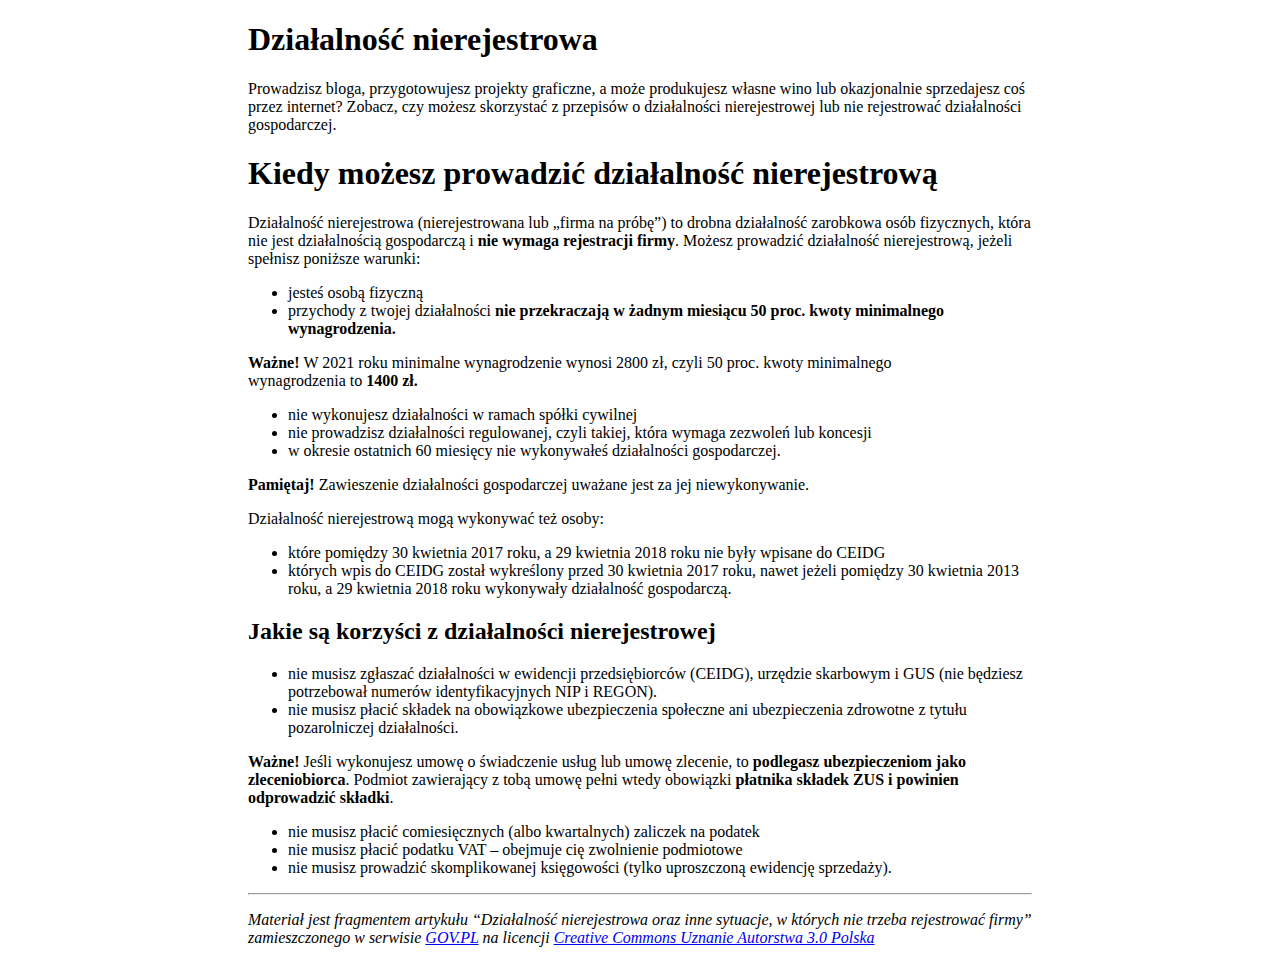
<file: index.html>
<!DOCTYPE html>
<html lang="en">
<head>
<title>Page Title</title>
  <meta name="viewport" content="width=device-width, initial-scale=1">
  <link rel="apple-touch-icon" href="/fox-icon.png">
  <link rel="manifest" href="/manifest.json"> 
  <meta name="theme-color" content="#317EFB"/>
  <meta name="description" content="Test pwa site">
  
  <style>
    html {
      max-width: 800px;
      margin: auto;
    }
  </style>
</head>
<body>

<h1>Działalność nierejestrowa</h1>
<p>Prowadzisz bloga, przygotowujesz projekty graficzne, a może produkujesz własne wino lub okazjonalnie sprzedajesz coś przez internet? Zobacz, czy możesz skorzystać z przepisów o działalności nierejestrowej lub nie rejestrować działalności gospodarczej.</p>
<h1><strong>Kiedy możesz prowadzić działalność nierejestrową</strong></h1>
<p>Działalność nierejestrowa (nierejestrowana lub „firma na próbę”) to drobna działalność zarobkowa osób fizycznych, która nie jest działalnością gospodarczą i <strong>nie wymaga rejestracji firmy</strong>. Możesz prowadzić działalność nierejestrową, jeżeli spełnisz poniższe warunki:</p>
<ul>
<li>jesteś osobą fizyczną</li>
<li>przychody z twojej działalności <strong>nie przekraczają w żadnym miesiącu 50 proc. kwoty minimalnego wynagrodzenia.</strong></li>
</ul>
<p><strong>Ważne!</strong> W 2021 roku minimalne wynagrodzenie wynosi 2800 zł, czyli 50 proc. kwoty minimalnego wynagrodzenia to <strong>1400 zł.</strong></p>
<ul>
<li>nie wykonujesz działalności w ramach spółki cywilnej</li>
<li>nie prowadzisz działalności regulowanej, czyli takiej, która wymaga zezwoleń lub koncesji</li>
<li>w okresie ostatnich 60 miesięcy nie wykonywałeś działalności gospodarczej.</li>
</ul>
<p><strong>Pamiętaj!</strong> Zawieszenie działalności gospodarczej uważane jest za jej niewykonywanie.</p>
<p>Działalność nierejestrową mogą wykonywać też osoby:</p>
<ul>
<li>które pomiędzy 30 kwietnia 2017 roku, a 29 kwietnia 2018 roku nie były wpisane do CEIDG</li>
<li>których wpis do CEIDG został wykreślony przed 30 kwietnia 2017 roku, nawet jeżeli pomiędzy 30 kwietnia 2013 roku, a 29 kwietnia 2018 roku wykonywały działalność gospodarczą.</li>
</ul>
<h2><strong>Jakie są korzyści z działalności nierejestrowej</strong></h2>
<ul>
<li>nie musisz zgłaszać działalności w ewidencji przedsiębiorców (CEIDG), urzędzie skarbowym i GUS (nie będziesz potrzebował numerów identyfikacyjnych NIP i REGON).</li>
<li>nie musisz płacić składek na obowiązkowe ubezpieczenia społeczne ani ubezpieczenia zdrowotne z tytułu pozarolniczej działalności.</li>
</ul>
<p><strong>Ważne!</strong> Jeśli wykonujesz umowę o świadczenie usług lub umowę zlecenie, to <strong>podlegasz ubezpieczeniom jako zleceniobiorca</strong>. Podmiot zawierający z tobą umowę pełni wtedy obowiązki <strong>płatnika składek ZUS i powinien odprowadzić składki</strong>.</p>
<ul>
<li>nie musisz płacić comiesięcznych (albo kwartalnych) zaliczek na podatek</li>
<li>nie musisz płacić podatku VAT – obejmuje cię zwolnienie podmiotowe</li>
<li>nie musisz prowadzić skomplikowanej księgowości (tylko uproszczoną ewidencję sprzedaży).</li>
</ul>
<hr />
<p><em>Materiał jest fragmentem artykułu “Działalność nierejestrowa oraz inne sytuacje, w których nie trzeba rejestrować firmy” zamieszczonego w serwisie <a href="http://gov.pl/">GOV.PL</a> na licencji <a href="https://creativecommons.org/licenses/by/3.0/pl/">Creative Commons Uznanie Autorstwa 3.0 Polska</a></em></p>

  
  <!-- <button id="btn">klik</button> -->

  <script>
  window.onload = () => {
  'use strict';

  //var button = document.getElementById('btn');
    
    
  //button.addEventListener('click', function() {
  if ('serviceWorker' in navigator) {
    navigator.serviceWorker.register('/sw.js'); }
  //})
                      
}
</script>
</body>
</html>
</file>
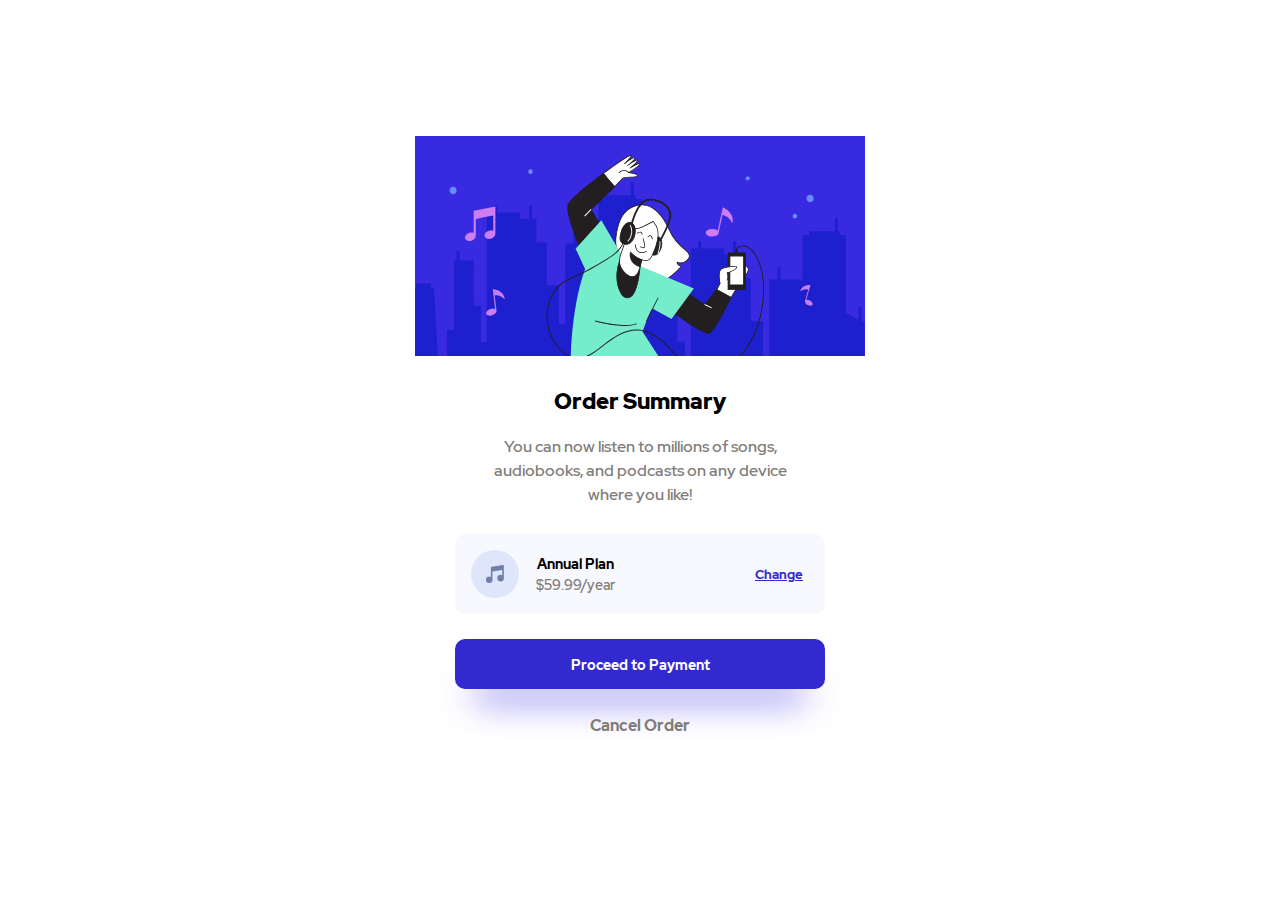
<file: karta-podsumowania-zamowienia/index.html>
<!DOCTYPE html>
<html lang="en">
<head>
  <meta charset="UTF-8">
  <meta name="viewport" content="width=device-width, initial-scale=1.0"> <!-- displays site properly based on user's device -->

  <link rel="icon" type="image/png" sizes="32x32" href="./images/favicon-32x32.png">
  <link rel="stylesheet" href="style.css">
  <title>Frontend Mentor | Order summary card</title>
  
</head>
<body>
  <article
      class="os-card"
  >

  <img class="os-card__img" src="images/illustration-hero.svg">

  <h1
      class="os-card__title"
  >
        Order Summary
  </h1>

  <section 
      class="os-card__content-inner"
  >
  <p
      class="os-card__desc"
  >
        You can now listen to millions of songs, audiobooks, and podcasts on any device where you like!
  </p>

</section> 

<section class="os-card__margin-inner">
  <p 
      class="os-card__plan-inner"
  >
  <span
      class="os-card__price-inner"
  >
    <strong
      class="os-card__plan"
    >
        Annual Plan
    </strong>
    <span
      class="os-card__price"
    >
        $59.99/year
    </span>
  </span>  

  <button
      class="os-card__btn--change"
  >
    <a href="">
        Change
    </a>
  </button>
</p>


  <button
      class="os-card__btn--buy"
  >
    <a href="">
        Proceed to Payment
    </a>
  </button>

  <button
      class="os-card__btn--cancel"
  >
    <a href="">
        Cancel Order
    </a>
  </button>
</section>
</article>  
</body>
</html>
</file>
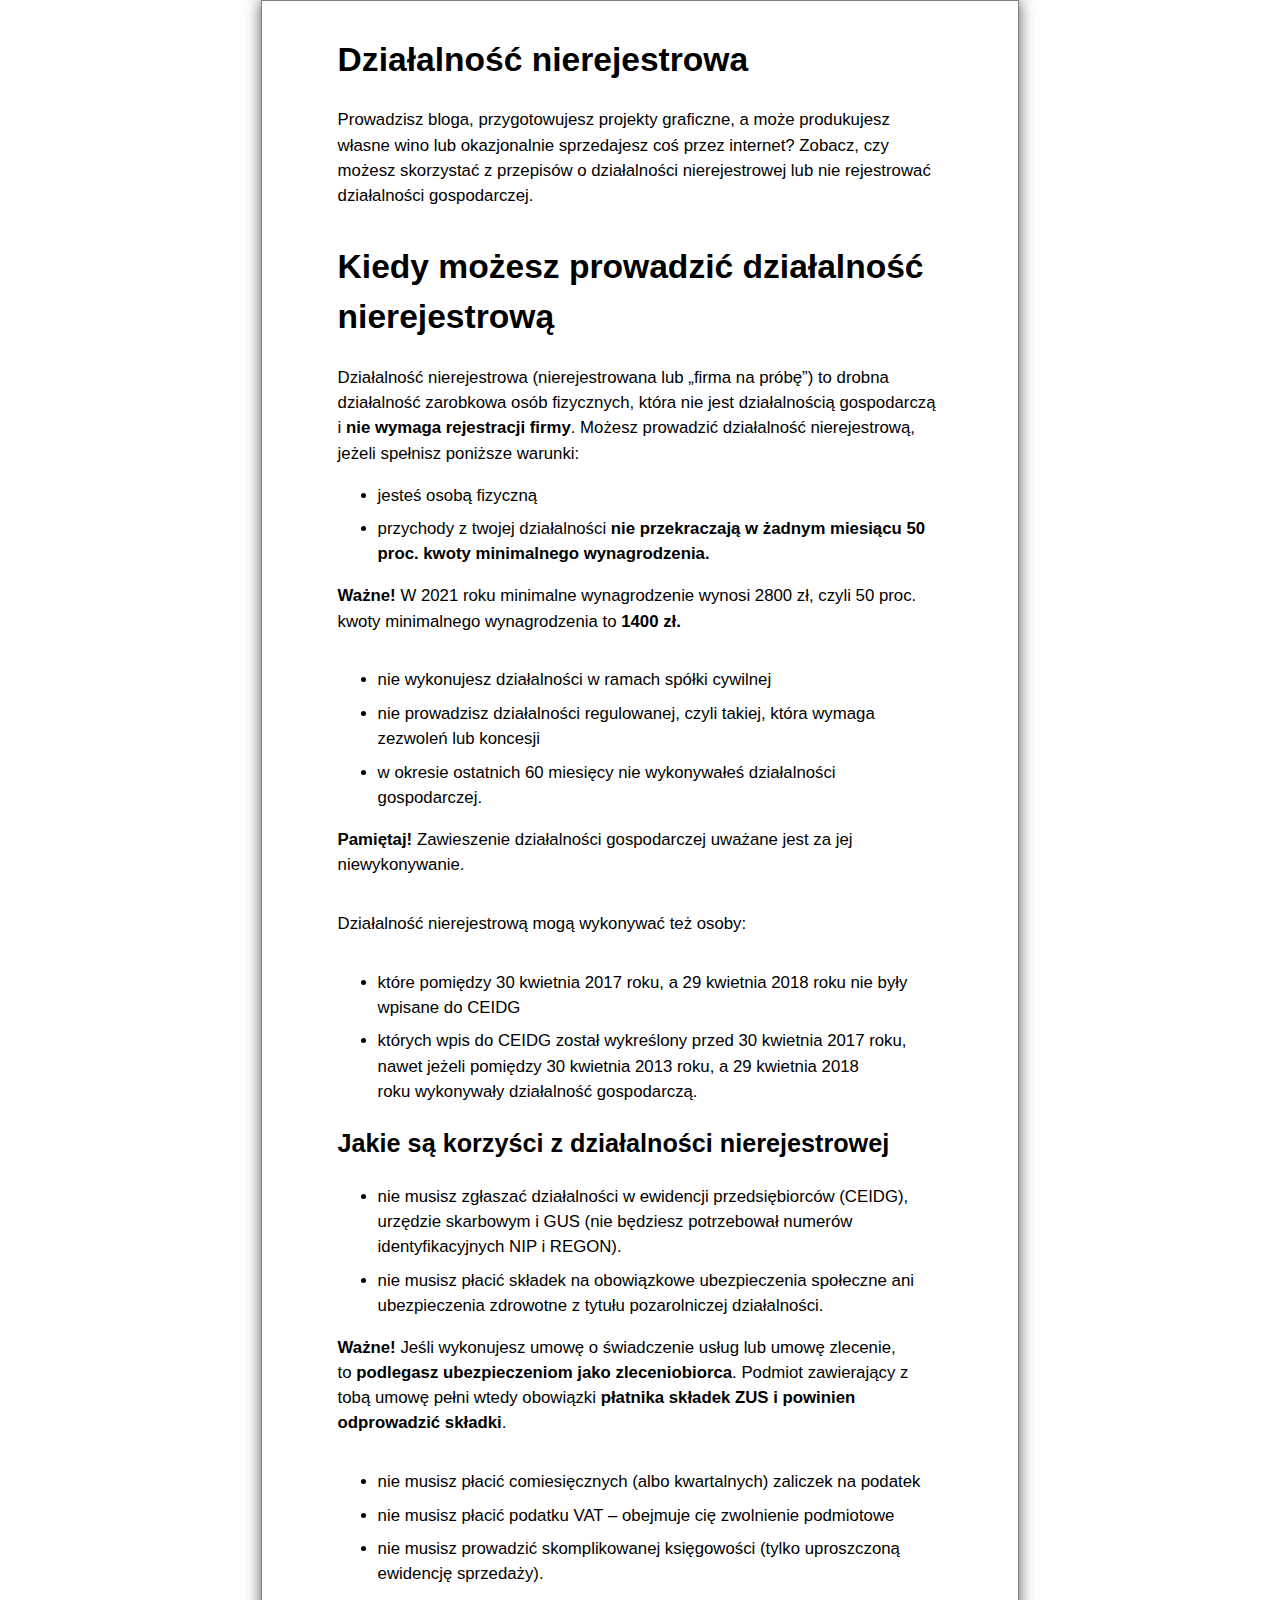
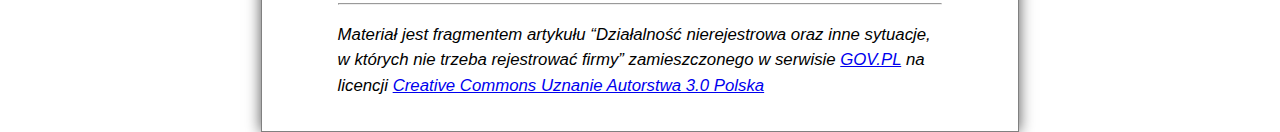
<file: test-pwa/index.html>
<!DOCTYPE html>
<html lang="en">
<head>
<title>Page Title</title>
  <meta name="viewport" content="width=device-width, initial-scale=1">
  <link rel="apple-touch-icon" href="/test-pwa/fox-icon.png">
  <link rel="manifest" href="/test-pwa/manifest.json"> 
  <link rel="canonical" href="https://lajmonka.github.io/test-pwa/" />
  <meta name="theme-color" content="#317EFB"/>
  <meta name="description" content="Test pwa site">
  
  <style>
    .label-list {
            margin-bottom: 0;
        }

        li {
            margin-bottom: 0.5em;
        }

        p {
        margin-bottom: 2em;
        line-height: 1.5;
        }

        body {
            max-width: 45em;
            border: 1px solid gray;
            margin: auto;
            font-size: 1.05em;
            -webkit-box-shadow: 0px 0px 14px 0px rgba(0,0,0,0.67); 
            box-shadow: 0px 0px 14px 0px rgba(0,0,0,0.67);
        }
        
        div {
            margin: 2em auto;
            max-width: 36em;
            margin-bottom: 2em;
            line-height: 1.5;
            font-family: Helvetica, "Arial Unicode MS", sans-serif;
        }
  </style>
</head>
<body>

<div>
<h1>Działalność nierejestrowa</h1>
<p>Prowadzisz bloga, przygotowujesz projekty graficzne, a może produkujesz własne wino lub okazjonalnie sprzedajesz coś przez internet? Zobacz, czy możesz skorzystać z przepisów o działalności nierejestrowej lub nie rejestrować działalności gospodarczej.</p>
<h1><strong>Kiedy możesz prowadzić działalność nierejestrową</strong></h1>
<p class="label-list">Działalność nierejestrowa (nierejestrowana lub „firma na próbę”) to drobna działalność zarobkowa osób fizycznych, która nie jest działalnością gospodarczą i <strong>nie wymaga rejestracji firmy</strong>. Możesz prowadzić działalność nierejestrową, jeżeli spełnisz poniższe warunki:</p>
<ul>
<li>jesteś osobą fizyczną</li>
<li>przychody z twojej działalności <strong>nie przekraczają w żadnym miesiącu 50 proc. kwoty minimalnego wynagrodzenia.</strong></li>
</ul>
<p><strong>Ważne!</strong> W 2021 roku minimalne wynagrodzenie wynosi 2800 zł, czyli 50 proc. kwoty minimalnego wynagrodzenia to <strong>1400 zł.</strong></p>
<ul>
<li>nie wykonujesz działalności w ramach spółki cywilnej</li>
<li>nie prowadzisz działalności regulowanej, czyli takiej, która wymaga zezwoleń lub koncesji</li>
<li>w okresie ostatnich 60 miesięcy nie wykonywałeś działalności gospodarczej.</li>
</ul>
<p><strong>Pamiętaj!</strong> Zawieszenie działalności gospodarczej uważane jest za jej niewykonywanie.</p>
<p>Działalność nierejestrową mogą wykonywać też osoby:</p>
<ul>
<li>które pomiędzy 30 kwietnia 2017 roku, a 29 kwietnia 2018 roku nie były wpisane do CEIDG</li>
<li>których wpis do CEIDG został wykreślony przed 30 kwietnia 2017 roku, nawet jeżeli pomiędzy 30 kwietnia 2013 roku, a 29 kwietnia 2018 roku wykonywały działalność gospodarczą.</li>
</ul>
<h2><strong>Jakie są korzyści z działalności nierejestrowej</strong></h2>
<ul>
<li>nie musisz zgłaszać działalności w ewidencji przedsiębiorców (CEIDG), urzędzie skarbowym i GUS (nie będziesz potrzebował numerów identyfikacyjnych NIP i REGON).</li>
<li>nie musisz płacić składek na obowiązkowe ubezpieczenia społeczne ani ubezpieczenia zdrowotne z tytułu pozarolniczej działalności.</li>
</ul>
<p><strong>Ważne!</strong> Jeśli wykonujesz umowę o świadczenie usług lub umowę zlecenie, to <strong>podlegasz ubezpieczeniom jako zleceniobiorca</strong>. Podmiot zawierający z tobą umowę pełni wtedy obowiązki <strong>płatnika składek ZUS i powinien odprowadzić składki</strong>.</p>
<ul>
<li>nie musisz płacić comiesięcznych (albo kwartalnych) zaliczek na podatek</li>
<li>nie musisz płacić podatku VAT – obejmuje cię zwolnienie podmiotowe</li>
<li>nie musisz prowadzić skomplikowanej księgowości (tylko uproszczoną ewidencję sprzedaży).</li>
</ul>
<hr />
<p><em>Materiał jest fragmentem artykułu “Działalność nierejestrowa oraz inne sytuacje, w których nie trzeba rejestrować firmy” zamieszczonego w serwisie <a href="http://gov.pl/">GOV.PL</a> na licencji <a href="https://creativecommons.org/licenses/by/3.0/pl/">Creative Commons Uznanie Autorstwa 3.0 Polska</a></em></p>
</div>
  
  <!-- <button id="btn">klik</button> -->

  <script>
  window.onload = () => {
  'use strict';

  //var button = document.getElementById('btn');
    
    
  //button.addEventListener('click', function() {
  if ('serviceWorker' in navigator) {
    navigator.serviceWorker.register('/test-pwa/sw.js', {scope: '/test-pwa/'}); 
  }
  //})
                      
}
</script>
</body>
</html>
</file>
<file: karta-podsumowania-zamowienia/style.css>
@font-face {
    font-family: "RedHatM";
    src: url("font/RedHatDisplay-Medium.ttf") format("truetype");
  }

@font-face {
    font-family: "RedHatBl";
    src: url("font/RedHatDisplay-Bold.ttf") format("truetype");
  }

@font-face {
    font-family: "RedHatB";
    src: url("font/RedHatDisplay-Black.ttf") format("truetype");
  }


/*
*rwd
*/
@media (max-width: 449px) {
    .os-card {
        width: 375px;
    }
    .os-card__img {
        max-width: 450px;
    }
 }

@media (min-width: 450px) {
    .os-card {
        width: 450px;
    }
 }

 .os-card {
  text-align: center;
  margin: auto;
    
} 

body {
    font-family: "RedHatM";
    line-height: 1.5;
    display: flex;
    align-items: center;
    justify-content: center;
    height: 100vh;
    
}

body,
article,
h1,
p {
    margin: 0;
}

.os-card__btn--buy a, 
.os-card__btn--cancel a {
    text-decoration: none;
    color: #807C79;
}

.os-card__btn--change a {
    color: #322ACF;
}

/* 
* czcionki
*/
.os-card__title {
    font-family: "RedHatB";
    font-weight: 900;
    font-size: 1.4em;
    margin-top: 1em;
}

.os-card__desc,
.os-card__price {
    font-family: "RedHatM";
    font-weight: 500;
}

.os-card__plan,
.os-card__btn--buy,
.os-card__btn--cancel,
.os-card__btn--change {
    font-family: "RedHatBl";
    font-weight: 700;
}


/*
* kolory
*/
.os-card__desc,
.os-card__price,
.os-card__btn--cancel {
    color: #807C79;
}

.os-card__btn--change {
    color: #322ACF;
    margin-left: auto;
}

.os-card__btn--buy {
    background-color: #322ACF;
    padding: 1.1em 0;
    -webkit-border-radius: 10px;
    -moz-border-radius: 10px;
    border-radius: 10px;
    -webkit-box-shadow: 0px 30px 35px -20px #382AE1; 
    box-shadow: 0px 30px 35px -20px #382AE1;
}
.os-card__btn--buy a {
    color: white;
}


/*
* rozmiary (marginesy i dopełnienia)
*/
.os-card__btn--buy,
.os-card__btn--cancel {
    margin: 1.7em auto;
    width: 100%;
    font-size: 0.9em;
    
}

.os-card__plan-inner, 
.os-card__desc {
    margin-top: 1em;
}

.os-card__content-inner {
    margin: 0 3.5em;
}

.os-card__plan-inner {
    padding: 1em;
    background-color: #F8F9FE;
    display: flex;
    align-items: center;
    -webkit-border-radius: 10px;
    -moz-border-radius: 10px;
    border-radius: 10px;
}

/*
* prezentacja
*/

.os-card__btn--cancel,
.os-card__btn--buy,
.os-card__btn--change {
    display: block;
    border: none;
}

.os-card__btn--cancel,
.os-card__btn--change {
    background-color: initial;
}

.os-card__desc,
.os-card__title {
    text-align: center;
}

.os-card__plan,
.os-card__price {
    display: block;
}

.os-card__plan-inner::before {
    content: url(images/icon-music.svg);
    width: 48px;
    height: 48px;
}

.os-card__price-inner {
    margin-left: 1.2em;
    font-size: 0.9em;
}

.os-card__margin-inner {
    margin: 1.7em 2.5em;
}

.os-card__btn--cancel {
    font-size: 1rem;
    margin-top: 0;
    
}

.os-card__img {
    width: 100%;
}
</file>
